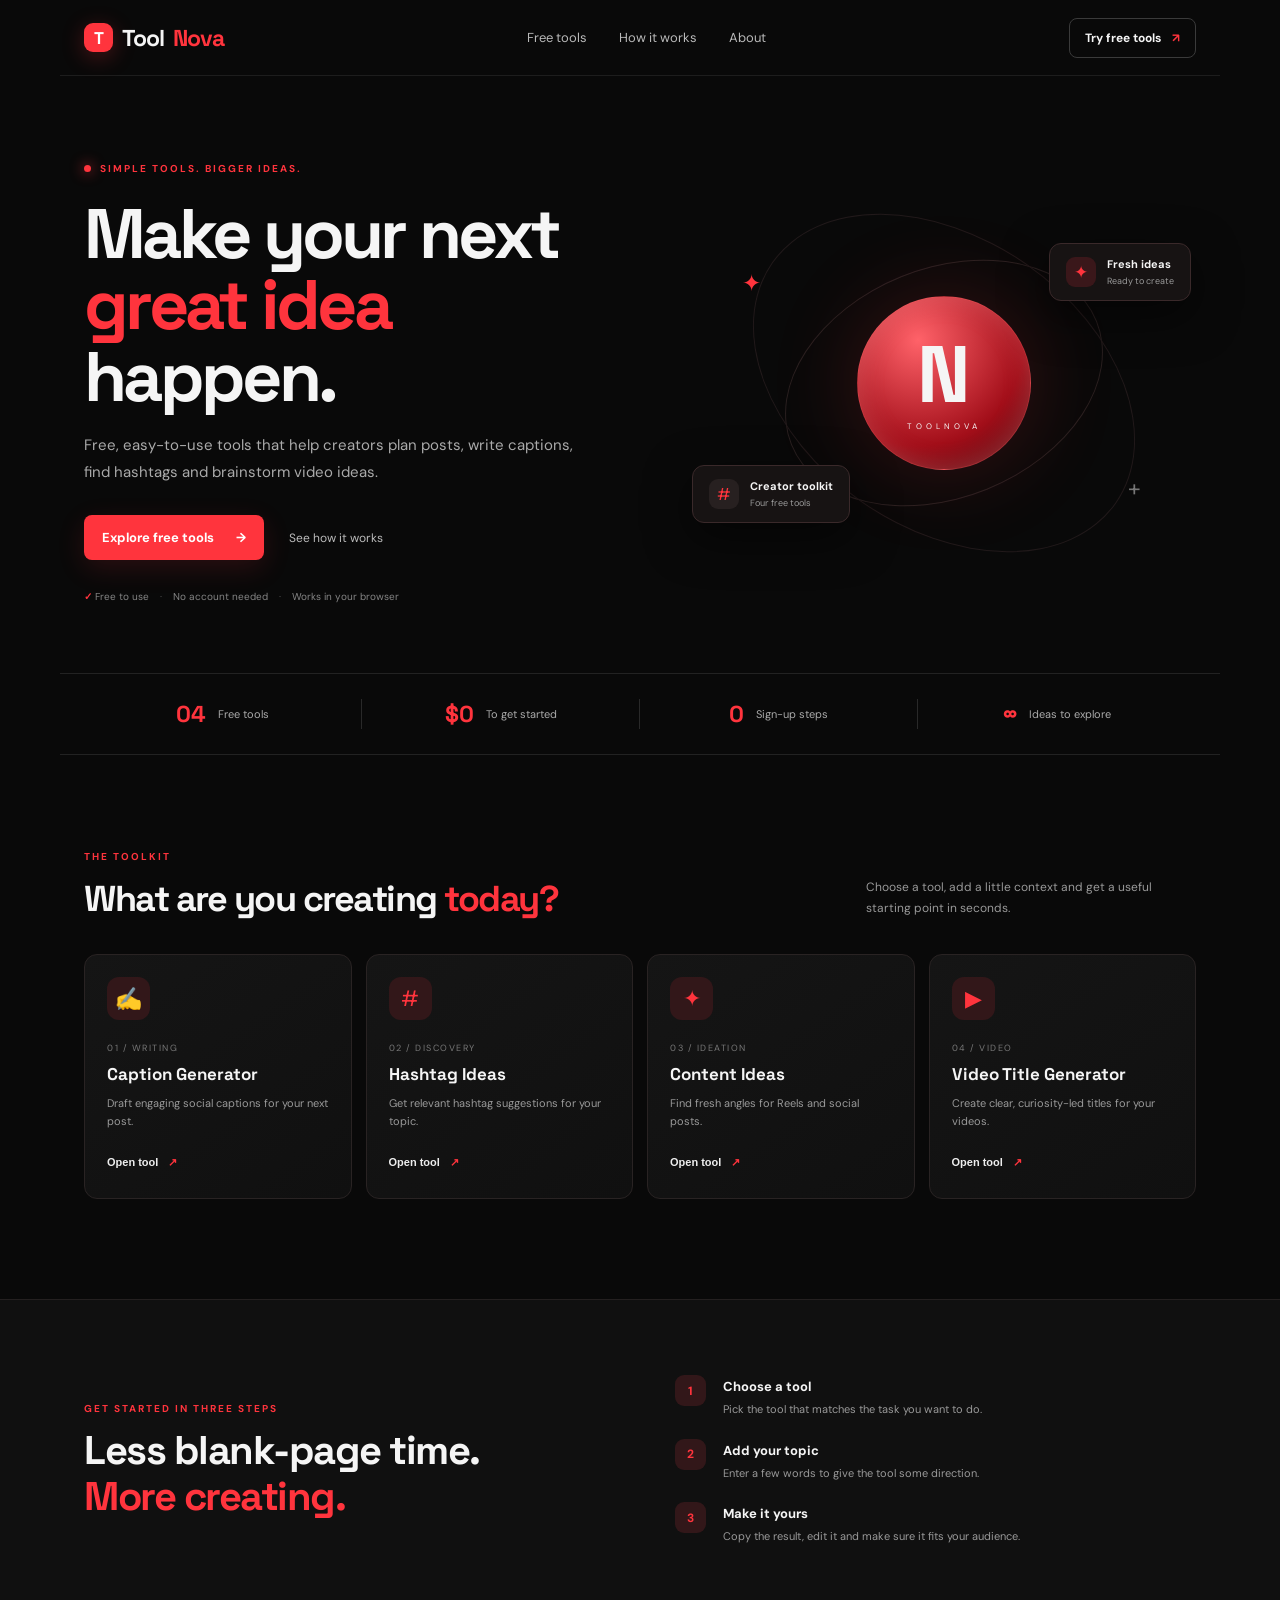
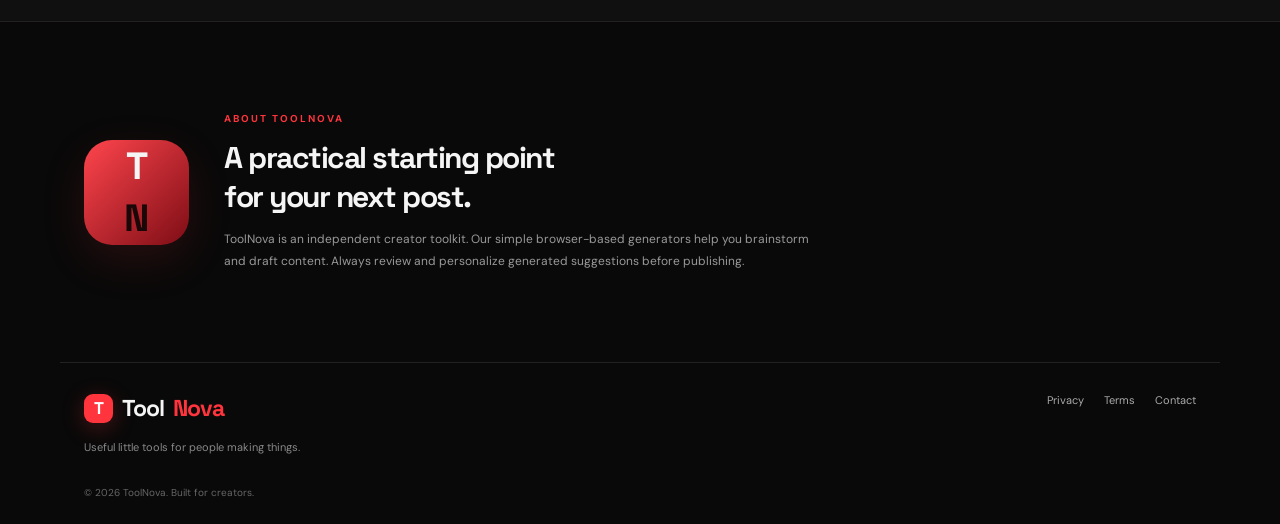
<file: index.html>
<!doctype html>
<html lang="en">
<head>
  <meta name="google-site-verification" content="SrHO54jVtBp6BGxyBXFBKlq8zEI1uLc4iOGAaBmQ1ao" />
  <meta charset="utf-8">
  <meta name="viewport" content="width=device-width, initial-scale=1">
  <meta name="description" content="ToolNova offers simple free tools for creators: captions, hashtags, content ideas and video titles.">
  <meta name="theme-color" content="#090909">
  <title>ToolNova — Free Tools for Creators</title>
  <link rel="stylesheet" href="style.css">
</head>
<body>
  <header class="site-header">
    <a class="brand" href="#" aria-label="ToolNova home"><span class="brand-mark">T</span> Tool<span>Nova</span></a>
    <nav aria-label="Main navigation">
      <a href="#tools">Free tools</a>
      <a href="#how">How it works</a>
      <a href="#about">About</a>
    </nav>
    <a class="header-cta" href="#tools">Try free tools <span>↗</span></a>
  </header>

  <main>
    <section class="hero">
      <div class="hero-copy">
        <div class="eyebrow"><span class="pulse"></span> SIMPLE TOOLS. BIGGER IDEAS.</div>
        <h1>Make your next<br><span>great idea</span> happen.</h1>
        <p class="hero-text">Free, easy-to-use tools that help creators plan posts, write captions, find hashtags and brainstorm video ideas.</p>
        <div class="hero-actions">
          <a class="button button-primary" href="#tools">Explore free tools <span>→</span></a>
          <a class="text-link" href="#how">See how it works</a>
        </div>
        <div class="trust-line"><span class="check">✓</span> Free to use <span class="dot">·</span> No account needed <span class="dot">·</span> Works in your browser</div>
      </div>
      <div class="hero-visual" aria-label="ToolNova tools preview">
        <div class="orbit orbit-one"></div><div class="orbit orbit-two"></div>
        <div class="nova-core"><span>N</span><small>TOOLNOVA</small></div>
        <div class="float-card card-top"><span class="mini-icon red">✦</span><div><b>Fresh ideas</b><small>Ready to create</small></div></div>
        <div class="float-card card-bottom"><span class="mini-icon">#</span><div><b>Creator toolkit</b><small>Four free tools</small></div></div>
        <div class="spark spark-one">✦</div><div class="spark spark-two">+</div>
      </div>
    </section>

    <section class="stats-strip" aria-label="Tool highlights">
      <div><strong>04</strong><span>Free tools</span></div>
      <div><strong>$0</strong><span>To get started</span></div>
      <div><strong>0</strong><span>Sign-up steps</span></div>
      <div><strong>∞</strong><span>Ideas to explore</span></div>
    </section>

    <section class="tools-section section-wrap" id="tools">
      <div class="section-heading">
        <div><div class="eyebrow">THE TOOLKIT</div><h2>What are you creating <span>today?</span></h2></div>
        <p>Choose a tool, add a little context and get a useful starting point in seconds.</p>
      </div>

      <div class="tool-grid">
        <article class="tool-card">
          <div class="tool-icon">✍</div><div class="tool-tag">01 / WRITING</div>
          <h3>Caption Generator</h3><p>Draft engaging social captions for your next post.</p>
          <button class="tool-open" data-tool="caption">Open tool <span>↗</span></button>
        </article>
        <article class="tool-card">
          <div class="tool-icon">#</div><div class="tool-tag">02 / DISCOVERY</div>
          <h3>Hashtag Ideas</h3><p>Get relevant hashtag suggestions for your topic.</p>
          <button class="tool-open" data-tool="hashtags">Open tool <span>↗</span></button>
        </article>
        <article class="tool-card">
          <div class="tool-icon">✦</div><div class="tool-tag">03 / IDEATION</div>
          <h3>Content Ideas</h3><p>Find fresh angles for Reels and social posts.</p>
          <button class="tool-open" data-tool="ideas">Open tool <span>↗</span></button>
        </article>
        <article class="tool-card">
          <div class="tool-icon">▶</div><div class="tool-tag">04 / VIDEO</div>
          <h3>Video Title Generator</h3><p>Create clear, curiosity-led titles for your videos.</p>
          <button class="tool-open" data-tool="titles">Open tool <span>↗</span></button>
        </article>
      </div>
    </section>

    <section class="how-section" id="how">
      <div class="section-wrap how-inner">
        <div><div class="eyebrow">GET STARTED IN THREE STEPS</div><h2>Less blank-page time.<br><span>More creating.</span></h2></div>
        <div class="steps">
          <div class="step"><span>1</span><div><b>Choose a tool</b><p>Pick the tool that matches the task you want to do.</p></div></div>
          <div class="step"><span>2</span><div><b>Add your topic</b><p>Enter a few words to give the tool some direction.</p></div></div>
          <div class="step"><span>3</span><div><b>Make it yours</b><p>Copy the result, edit it and make sure it fits your audience.</p></div></div>
        </div>
      </div>
    </section>

    <section class="about-section section-wrap" id="about">
      <div class="about-mark">T<span>N</span></div>
      <div><div class="eyebrow">ABOUT TOOLNOVA</div><h2>A practical starting point<br>for your next post.</h2><p>ToolNova is an independent creator toolkit. Our simple browser-based generators help you brainstorm and draft content. Always review and personalize generated suggestions before publishing.</p></div>
    </section>
  </main>

  <footer class="site-footer">
    <a class="brand" href="#"><span class="brand-mark">T</span> Tool<span>Nova</span></a>
    <p>Useful little tools for people making things.</p>
    <div class="footer-links"><a href="privacy.html">Privacy</a><a href="terms.html">Terms</a><a href="mailto:hello@toolnova.example">Contact</a></div>
    <small>© <span id="year"></span> ToolNova. Built for creators.</small>
  </footer>

  <div class="modal-backdrop" id="tool-modal" hidden>
    <section class="tool-modal" role="dialog" aria-modal="true" aria-labelledby="modal-title">
      <button class="modal-close" id="modal-close" aria-label="Close tool">×</button>
      <div class="eyebrow">TOOLNOVA FREE TOOL</div>
      <h2 id="modal-title">Caption Generator</h2>
      <p class="modal-description" id="modal-description">Create a starting caption for your post.</p>
      <label for="topic-input">What is your post about?</label>
      <textarea id="topic-input" rows="3" maxlength="240" placeholder="Example: 3 free AI tools for students"></textarea>
      <div class="form-row">
        <div class="field-group"><label for="platform-input">Platform</label><select id="platform-input"><option>Instagram</option><option>Facebook</option><option>Both</option></select></div>
        <div class="field-group"><label for="tone-input">Style</label><select id="tone-input"><option>Friendly</option><option>Curious</option><option>Professional</option><option>Funny</option></select></div>
      </div>
      <button class="button button-primary generate-button" id="generate-button">Generate ideas <span>→</span></button>
      <div class="result-area" id="result-area" aria-live="polite">
        <div class="result-placeholder">Your result will appear here.</div>
      </div>
      <p class="local-note">These tools run in your browser. They do not send your text to a server.</p>
    </section>
  </div>
  <script src="script.js"></script>
</body>
</html>
</file>
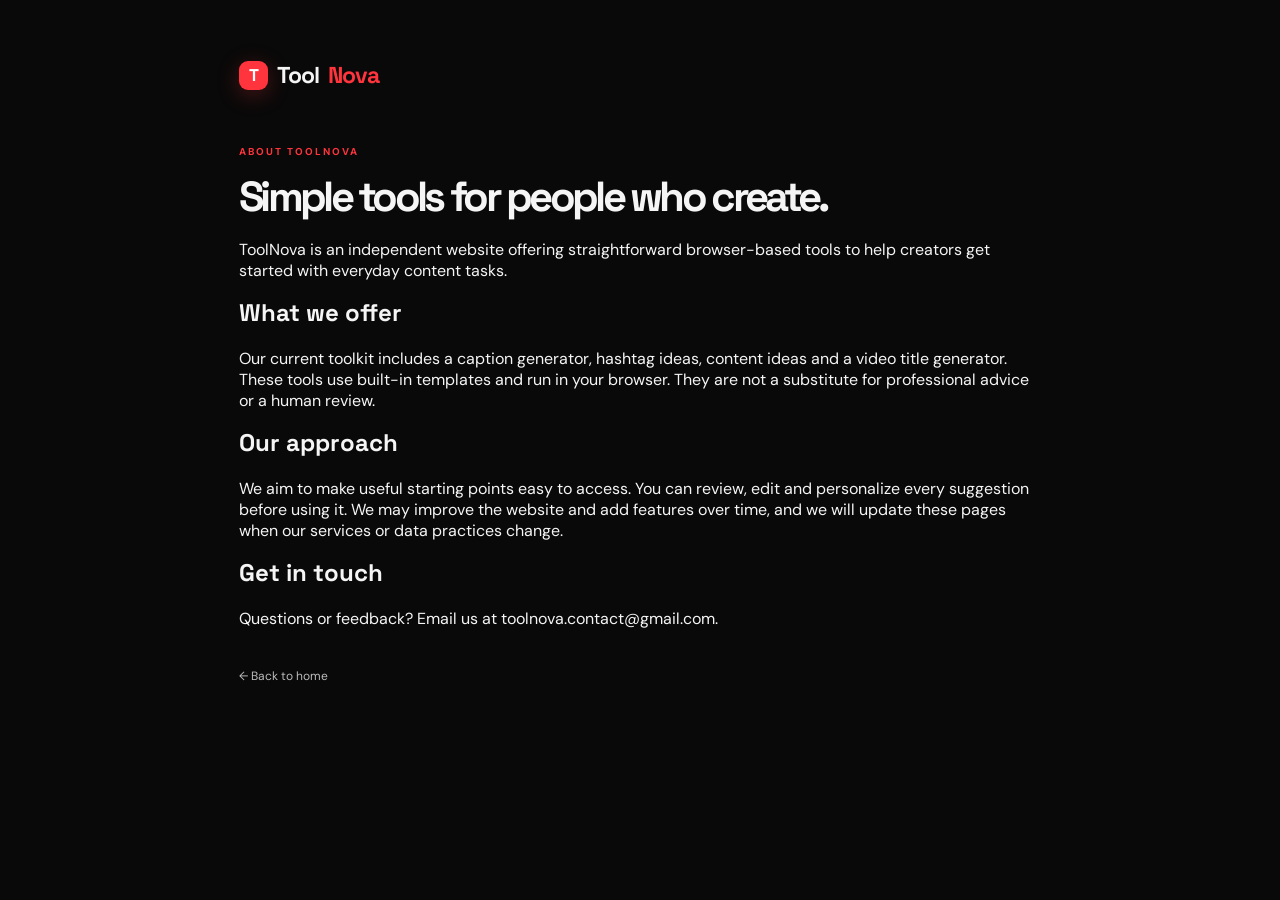
<file: about.html>
<!doctype html>
<html lang="en">
<head>
  <meta charset="utf-8">
  <meta name="viewport" content="width=device-width, initial-scale=1">
  <meta name="description" content="Learn about ToolNova and our simple browser-based tools for creators.">
  <meta name="theme-color" content="#090909">
  <title>About Us — ToolNova</title>
  <link rel="stylesheet" href="style.css">
</head>
<body>
  <main class="section-wrap" style="padding-top:60px;padding-bottom:80px;max-width:850px">
    <a class="brand" href="index.html"><span class="brand-mark">T</span> Tool<span>Nova</span></a>
    <div class="eyebrow" style="margin-top:55px">ABOUT TOOLNOVA</div>
    <h1 style="font-size:42px;margin-top:18px">Simple tools for people who create.</h1>
    <p>ToolNova is an independent website offering straightforward browser-based tools to help creators get started with everyday content tasks.</p>
    <h2>What we offer</h2>
    <p>Our current toolkit includes a caption generator, hashtag ideas, content ideas and a video title generator. These tools use built-in templates and run in your browser. They are not a substitute for professional advice or a human review.</p>
    <h2>Our approach</h2>
    <p>We aim to make useful starting points easy to access. You can review, edit and personalize every suggestion before using it. We may improve the website and add features over time, and we will update these pages when our services or data practices change.</p>
    <h2>Get in touch</h2>
    <p>Questions or feedback? Email us at <a href="mailto:toolnova.contact@gmail.com">toolnova.contact@gmail.com</a>.</p>
    <p style="margin-top:35px"><a class="text-link" href="index.html">← Back to home</a></p>
  </main>
</body>
</html>
</file>
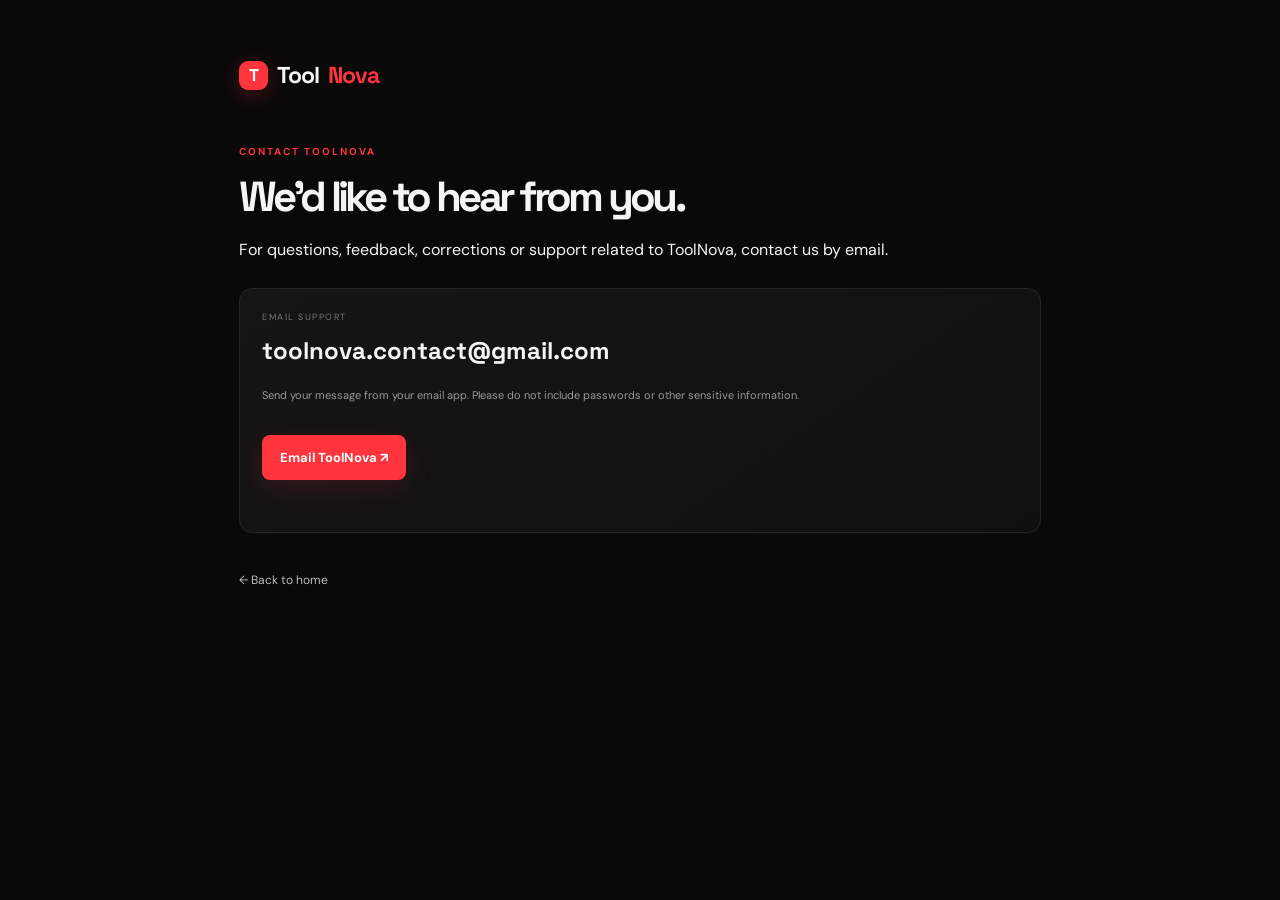
<file: contact.html>
<!doctype html>
<html lang="en">
<head>
  <meta charset="utf-8">
  <meta name="viewport" content="width=device-width, initial-scale=1">
  <meta name="description" content="Contact ToolNova with questions, feedback or website support requests.">
  <meta name="theme-color" content="#090909">
  <title>Contact Us — ToolNova</title>
  <link rel="stylesheet" href="style.css">
</head>
<body>
  <main class="section-wrap" style="padding-top:60px;padding-bottom:80px;max-width:850px">
    <a class="brand" href="index.html"><span class="brand-mark">T</span> Tool<span>Nova</span></a>
    <div class="eyebrow" style="margin-top:55px">CONTACT TOOLNOVA</div>
    <h1 style="font-size:42px;margin-top:18px">We'd like to hear from you.</h1>
    <p>For questions, feedback, corrections or support related to ToolNova, contact us by email.</p>
    <div class="tool-card" style="margin-top:28px">
      <div class="tool-tag">EMAIL SUPPORT</div>
      <h2 style="margin-top:12px">toolnova.contact@gmail.com</h2>
      <p>Send your message from your email app. Please do not include passwords or other sensitive information.</p>
      <a class="button button-primary" href="mailto:toolnova.contact@gmail.com">Email ToolNova ↗</a>
    </div>
    <p style="margin-top:35px"><a class="text-link" href="index.html">← Back to home</a></p>
  </main>
</body>
</html>
</file>
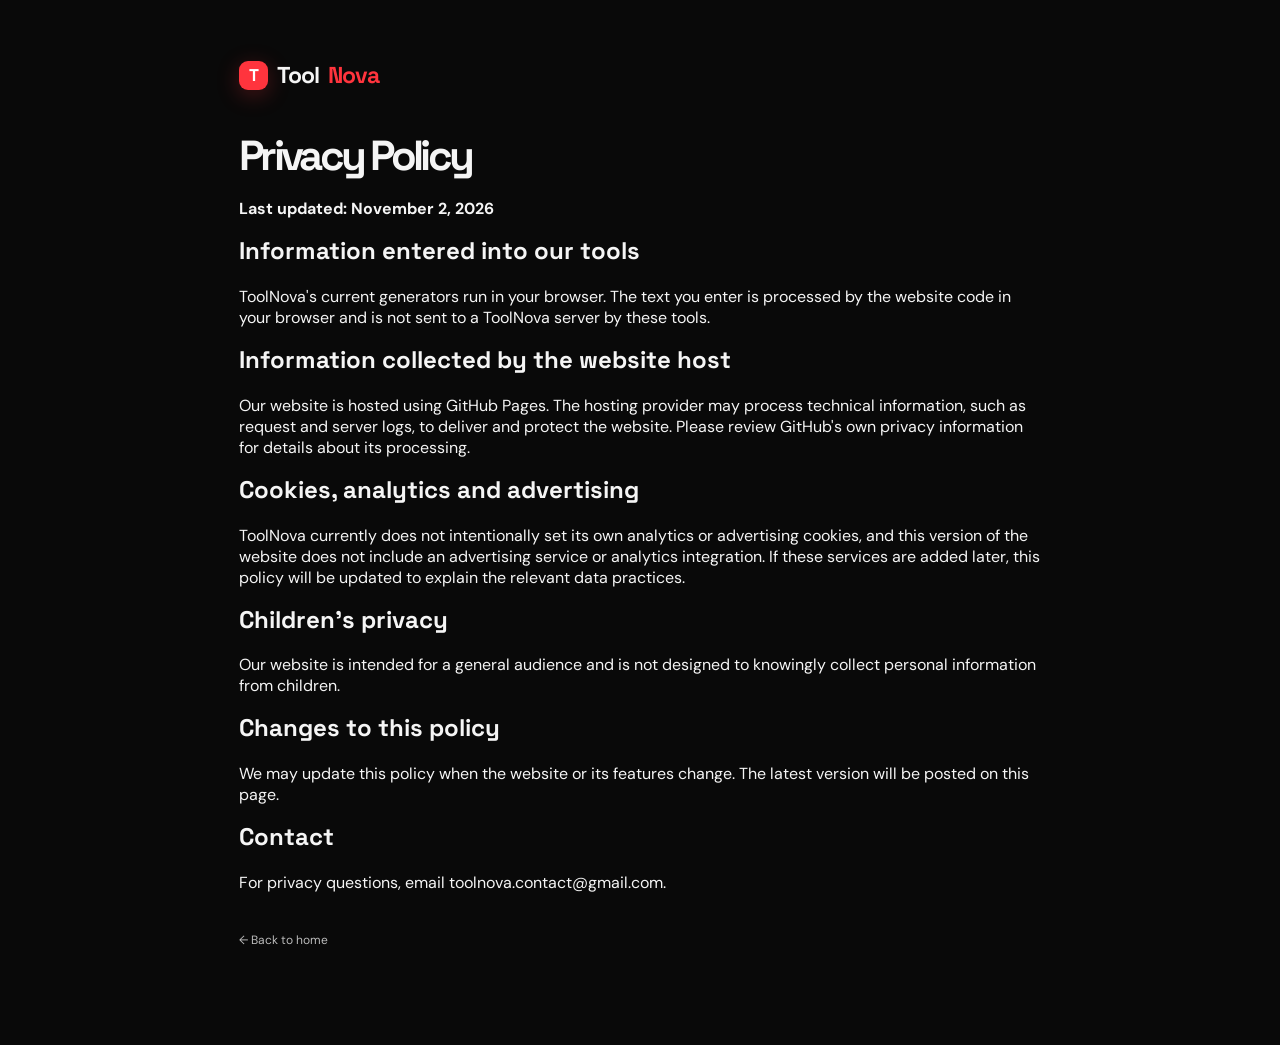
<file: privacy.html>
<!doctype html>
<html lang="en">
<head>
  <meta charset="utf-8">
  <meta name="viewport" content="width=device-width, initial-scale=1">
  <meta name="description" content="Read how ToolNova handles information when you use our website and browser-based tools.">
  <meta name="theme-color" content="#090909">
  <title>Privacy Policy — ToolNova</title>
  <link rel="stylesheet" href="style.css">
</head>
<body>
  <main class="section-wrap" style="padding-top:60px;padding-bottom:80px;max-width:850px">
    <a class="brand" href="index.html"><span class="brand-mark">T</span> Tool<span>Nova</span></a>
    <h1 style="font-size:42px;margin-top:45px">Privacy Policy</h1>
    <p><strong>Last updated: November 2, 2026</strong></p>
    <h2>Information entered into our tools</h2>
    <p>ToolNova's current generators run in your browser. The text you enter is processed by the website code in your browser and is not sent to a ToolNova server by these tools.</p>
    <h2>Information collected by the website host</h2>
    <p>Our website is hosted using GitHub Pages. The hosting provider may process technical information, such as request and server logs, to deliver and protect the website. Please review GitHub's own privacy information for details about its processing.</p>
    <h2>Cookies, analytics and advertising</h2>
    <p>ToolNova currently does not intentionally set its own analytics or advertising cookies, and this version of the website does not include an advertising service or analytics integration. If these services are added later, this policy will be updated to explain the relevant data practices.</p>
    <h2>Children's privacy</h2>
    <p>Our website is intended for a general audience and is not designed to knowingly collect personal information from children.</p>
    <h2>Changes to this policy</h2>
    <p>We may update this policy when the website or its features change. The latest version will be posted on this page.</p>
    <h2>Contact</h2>
    <p>For privacy questions, email <a href="mailto:toolnova.contact@gmail.com">toolnova.contact@gmail.com</a>.</p>
    <p style="margin-top:35px"><a class="text-link" href="index.html">← Back to home</a></p>
  </main>
</body>
</html>
</file>
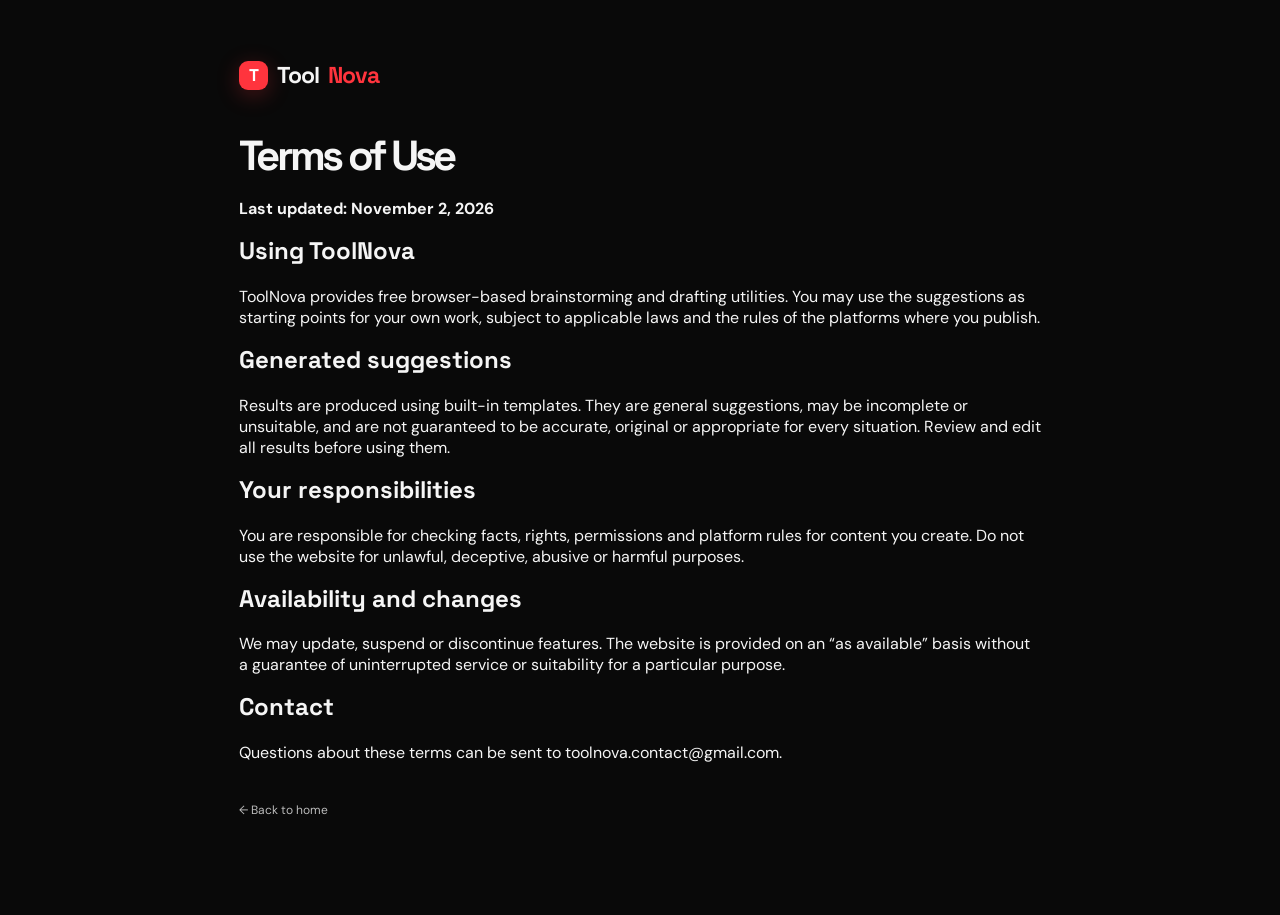
<file: terms.html>
<!doctype html>
<html lang="en">
<head>
  <meta charset="utf-8">
  <meta name="viewport" content="width=device-width, initial-scale=1">
  <meta name="description" content="Terms for using ToolNova's free browser-based creator tools.">
  <meta name="theme-color" content="#090909">
  <title>Terms of Use — ToolNova</title>
  <link rel="stylesheet" href="style.css">
</head>
<body>
  <main class="section-wrap" style="padding-top:60px;padding-bottom:80px;max-width:850px">
    <a class="brand" href="index.html"><span class="brand-mark">T</span> Tool<span>Nova</span></a>
    <h1 style="font-size:42px;margin-top:45px">Terms of Use</h1>
    <p><strong>Last updated: November 2, 2026</strong></p>
    <h2>Using ToolNova</h2>
    <p>ToolNova provides free browser-based brainstorming and drafting utilities. You may use the suggestions as starting points for your own work, subject to applicable laws and the rules of the platforms where you publish.</p>
    <h2>Generated suggestions</h2>
    <p>Results are produced using built-in templates. They are general suggestions, may be incomplete or unsuitable, and are not guaranteed to be accurate, original or appropriate for every situation. Review and edit all results before using them.</p>
    <h2>Your responsibilities</h2>
    <p>You are responsible for checking facts, rights, permissions and platform rules for content you create. Do not use the website for unlawful, deceptive, abusive or harmful purposes.</p>
    <h2>Availability and changes</h2>
    <p>We may update, suspend or discontinue features. The website is provided on an “as available” basis without a guarantee of uninterrupted service or suitability for a particular purpose.</p>
    <h2>Contact</h2>
    <p>Questions about these terms can be sent to <a href="mailto:toolnova.contact@gmail.com">toolnova.contact@gmail.com</a>.</p>
    <p style="margin-top:35px"><a class="text-link" href="index.html">← Back to home</a></p>
  </main>
</body>
</html>
</file>
<file: style.css>
@import url('https://fonts.googleapis.com/css2?family=DM+Sans:wght@400;500;600;700&family=Space+Grotesk:wght@400;500;600;700&display=swap');
:root{--bg:#090909;--panel:#111;--panel2:#151515;--red:#ff343d;--red2:#ff5961;--text:#f5f5f5;--muted:#a2a2a2;--line:#282828;--max:1160px}
*{box-sizing:border-box}html{scroll-behavior:smooth}body{margin:0;background:var(--bg);color:var(--text);font-family:'DM Sans',sans-serif}a{color:inherit;text-decoration:none}.site-header{height:76px;max-width:var(--max);margin:auto;padding:0 24px;display:flex;align-items:center;justify-content:space-between;border-bottom:1px solid #1d1d1d}.brand{font:700 23px 'Space Grotesk',sans-serif;letter-spacing:-1px;display:flex;align-items:center;gap:9px}.brand>span:last-child{color:var(--red)}.brand-mark{width:29px;height:29px;border-radius:9px;background:var(--red);display:inline-grid;place-items:center;color:#fff;font-size:17px;box-shadow:0 5px 22px #ff343d44}.site-header nav{display:flex;gap:32px;color:#b9b9b9;font-size:13px}.site-header nav a:hover,.footer-links a:hover{color:white}.header-cta{font-size:12px;font-weight:700;border:1px solid #3a3a3a;border-radius:8px;padding:11px 15px}.header-cta span{color:var(--red);margin-left:8px}.hero{max-width:var(--max);margin:auto;padding:86px 24px 70px;display:grid;grid-template-columns:1.05fr .95fr;align-items:center;gap:50px;min-height:520px}.eyebrow{font-size:10px;letter-spacing:2px;font-weight:700;color:var(--red);display:flex;align-items:center;gap:9px}.pulse{width:7px;height:7px;border-radius:50%;background:var(--red);box-shadow:0 0 14px var(--red)}h1,h2,h3,p{margin-top:0}h1,h2,h3{font-family:'Space Grotesk',sans-serif}h1{font-size:clamp(46px,6vw,70px);line-height:1.02;letter-spacing:-3.7px;margin:23px 0 20px}h1 span,.section-heading h2 span,.how-inner h2 span{color:var(--red)}.hero-text{color:#aaa;line-height:1.8;font-size:15px;max-width:490px}.hero-actions{display:flex;align-items:center;gap:25px;margin-top:29px}.button{border:0;cursor:pointer;border-radius:8px;padding:14px 18px;font-weight:700;font-size:13px;display:inline-flex;align-items:center;gap:22px}.button-primary{background:var(--red);color:white;box-shadow:0 8px 28px #ff343d24}.button-primary:hover{background:var(--red2);transform:translateY(-1px)}.text-link{font-size:12px;color:#bbb}.trust-line{margin-top:30px;color:#858585;font-size:10px}.check{color:var(--red);font-weight:bold}.dot{padding:0 8px;color:#555}.hero-visual{height:350px;position:relative;display:grid;place-items:center}.orbit{position:absolute;border:1px solid #292020;border-radius:50%;transform:rotate(-22deg)}.orbit-one{width:330px;height:230px}.orbit-two{width:420px;height:290px;transform:rotate(35deg);border-color:#21191a}.nova-core{width:174px;height:174px;border-radius:50%;background:radial-gradient(circle at 35% 25%,#ff6269,#a20e19 62%,#3d090d);box-shadow:0 0 90px #ff343d30,inset 0 0 25px #ffaaaa44;display:flex;align-items:center;justify-content:center;flex-direction:column;border:1px solid #ff777755;z-index:1}.nova-core span{font:700 80px 'Space Grotesk';line-height:1}.nova-core small{font-size:8px;letter-spacing:4px;margin-top:7px}.float-card{position:absolute;z-index:2;display:flex;align-items:center;gap:11px;background:#171313;border:1px solid #3a292a;border-radius:12px;padding:13px 16px;box-shadow:0 14px 45px #0008}.float-card b,.float-card small{display:block}.float-card b{font-size:11px}.float-card small{font-size:9px;color:#999;margin-top:4px}.card-top{top:35px;right:5px}.card-bottom{bottom:35px;left:0}.mini-icon{width:30px;height:30px;border-radius:9px;background:#272020;display:grid;place-items:center;color:var(--red);font-size:17px}.mini-icon.red{background:#3a171a}.spark{position:absolute;color:var(--red);font-size:23px}.spark-one{top:60px;left:50px}.spark-two{bottom:55px;right:55px;color:#777}.stats-strip{border-top:1px solid #222;border-bottom:1px solid #222;max-width:var(--max);margin:auto;padding:25px 24px;display:grid;grid-template-columns:repeat(4,1fr)}.stats-strip div{display:flex;align-items:center;justify-content:center;gap:12px;border-right:1px solid #292929}.stats-strip div:last-child{border:0}.stats-strip strong{font:700 23px 'Space Grotesk';color:var(--red)}.stats-strip span{font-size:11px;color:#aaa}.section-wrap{max-width:var(--max);margin:auto;padding-left:24px;padding-right:24px}.tools-section{padding-top:95px;padding-bottom:100px}.section-heading{display:flex;justify-content:space-between;align-items:end;gap:35px;margin-bottom:32px}.section-heading h2,.how-inner h2,.about-section h2{font-size:36px;letter-spacing:-1.5px;margin:13px 0 0}.section-heading>p{max-width:330px;color:#999;font-size:12px;line-height:1.7;margin-bottom:4px}.tool-grid{display:grid;grid-template-columns:repeat(4,1fr);gap:14px}.tool-card{background:linear-gradient(145deg,#151515,#101010);border:1px solid #292323;border-radius:13px;padding:22px;min-height:245px;transition:.2s}.tool-card:hover{border-color:#703034;transform:translateY(-4px)}.tool-icon{width:43px;height:43px;display:grid;place-items:center;border-radius:12px;background:#321719;color:var(--red);font-size:22px;margin-bottom:22px}.tool-tag{font-size:9px;letter-spacing:1.5px;color:#777}.tool-card h3{font-size:17px;margin:9px 0}.tool-card p{font-size:11px;color:#999;line-height:1.65;min-height:38px}.tool-open{padding:0;background:none;border:0;color:#eee;font-size:11px;font-weight:700;cursor:pointer;margin-top:13px}.tool-open span{color:var(--red);margin-left:7px}.how-section{background:#101010;border-top:1px solid #242020;border-bottom:1px solid #242020}.how-inner{padding-top:75px;padding-bottom:75px;display:grid;grid-template-columns:1fr 1fr;gap:70px;align-items:center}.how-inner h2{font-size:40px;line-height:1.15}.steps{display:grid;gap:20px}.step{display:flex;gap:17px;align-items:flex-start}.step>span{width:31px;height:31px;border-radius:9px;background:#321719;color:var(--red);display:grid;place-items:center;font-weight:700;font-size:12px;flex:none}.step b{font-size:13px}.step p{font-size:11px;color:#999;margin:5px 0 0;line-height:1.6}.about-section{padding-top:90px;padding-bottom:90px;display:flex;align-items:center;gap:35px}.about-mark{width:105px;height:105px;flex:none;border-radius:28px;background:linear-gradient(135deg,#ff454d,#7e0d15);display:grid;place-items:center;font:700 38px 'Space Grotesk';box-shadow:0 15px 45px #ff343d20}.about-mark span{color:#1a0809}.about-section h2{font-size:30px}.about-section p{color:#999;font-size:12px;line-height:1.8;max-width:600px;margin:13px 0 0}.site-footer{border-top:1px solid #222;max-width:var(--max);margin:auto;padding:30px 24px 25px;display:grid;grid-template-columns:1fr 1fr;gap:10px}.site-footer p{font-size:11px;color:#888;margin:7px 0}.footer-links{grid-column:2;grid-row:1;justify-self:end;display:flex;gap:20px;font-size:11px;color:#aaa}.site-footer>small{font-size:10px;color:#666;grid-column:1/-1;margin-top:15px}.modal-backdrop{position:fixed;inset:0;background:#000c;z-index:10;display:grid;place-items:center;padding:16px;overflow:auto}.modal-backdrop[hidden]{display:none}.tool-modal{width:min(100%,520px);max-height:95vh;overflow:auto;background:#131313;border:1px solid #3b292a;border-radius:16px;padding:28px;position:relative;box-shadow:0 25px 90px #000}.modal-close{position:absolute;right:17px;top:13px;background:none;border:0;color:#aaa;font-size:27px;cursor:pointer}.tool-modal h2{font-size:27px;margin:10px 0 7px}.modal-description{color:#999;font-size:12px;margin-bottom:23px}.tool-modal label{display:block;font-size:11px;font-weight:700;margin:13px 0 8px}.tool-modal textarea,.tool-modal select{width:100%;background:#090909;border:1px solid #383838;color:#eee;border-radius:8px;padding:12px;font:12px 'DM Sans';outline:none}.tool-modal textarea:focus,.tool-modal select:focus{border-color:var(--red)}.form-row{display:grid;grid-template-columns:1fr 1fr;gap:12px}.generate-button{margin-top:18px;width:100%;justify-content:space-between}.result-area{margin-top:18px;border:1px solid #383030;border-radius:9px;padding:14px;min-height:85px;background:#0d0d0d}.result-placeholder{font-size:11px;color:#777}.result-item{font-size:12px;line-height:1.65;color:#ddd;white-space:pre-wrap;border-bottom:1px solid #292323;padding:9px 0}.result-item:last-child{border:0}.result-actions{display:flex;justify-content:flex-end;margin-top:10px}.copy-button{background:#2c1719;border:1px solid #653034;color:#ff858a;padding:8px 12px;border-radius:7px;font-size:10px;font-weight:700;cursor:pointer}.local-note{font-size:9px;color:#777;margin:12px 0 0;text-align:center}
@media(max-width:800px){.site-header nav{gap:15px}.hero{grid-template-columns:1fr;gap:10px;padding-top:65px}.hero-visual{height:290px}.tool-grid{grid-template-columns:repeat(2,1fr)}.section-heading{display:block}.section-heading>p{margin-top:12px}.how-inner{grid-template-columns:1fr;gap:35px}.stats-strip span{font-size:9px}.stats-strip strong{font-size:20px}.card-top{right:8%}}
@media(max-width:520px){.site-header{height:65px;padding:0 16px}.site-header nav{display:none}.header-cta{font-size:10px;padding:10px}.hero{padding:58px 19px 40px}h1{font-size:49px;letter-spacing:-2.7px}.hero-text{font-size:13px}.hero-actions{gap:15px}.trust-line{font-size:9px}.hero-visual{height:255px;transform:scale(.88);margin:-5px -15px}.stats-strip{padding:19px 8px}.stats-strip div{gap:5px;flex-direction:column}.stats-strip strong{font-size:19px}.stats-strip span{font-size:9px}.section-wrap{padding-left:18px;padding-right:18px}.tools-section{padding-top:68px;padding-bottom:70px}.section-heading h2{font-size:29px}.tool-grid{gap:9px}.tool-card{padding:15px;min-height:225px}.tool-card h3{font-size:15px}.tool-card p{font-size:10px}.tool-icon{margin-bottom:17px}.how-inner{padding-top:60px;padding-bottom:60px}.how-inner h2{font-size:34px}.about-section{padding-top:65px;padding-bottom:65px;gap:20px;align-items:flex-start}.about-mark{width:65px;height:65px;border-radius:18px;font-size:27px}.about-section h2{font-size:24px}.site-footer{padding:25px 18px;grid-template-columns:1fr}.footer-links{grid-column:1;grid-row:auto;justify-self:start;margin-top:7px}.site-footer>small{grid-column:1}.tool-modal{padding:23px 18px}.form-row{gap:8px}}
</file>
